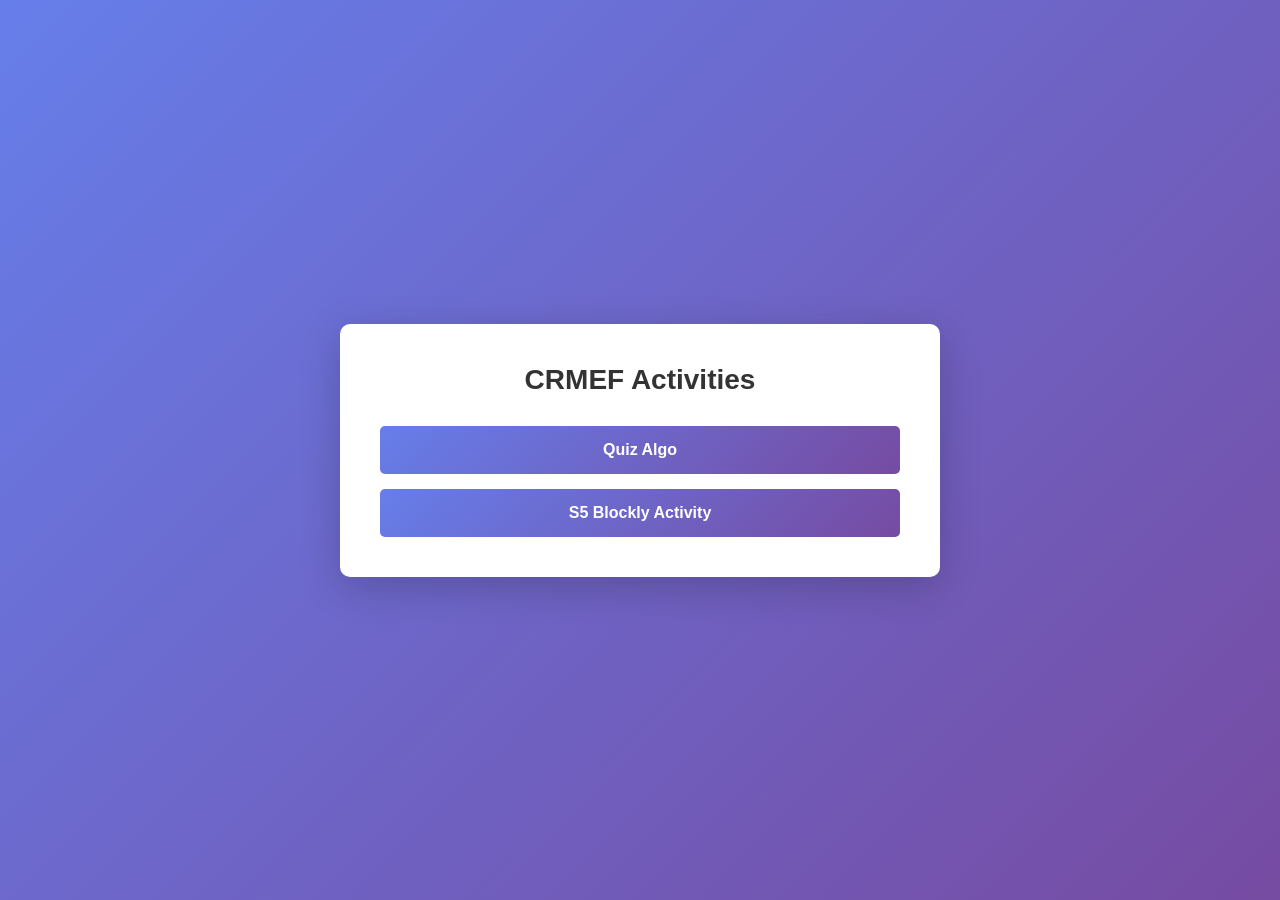
<file: index.html>
<!DOCTYPE html>
<html lang="en">
<head>
    <meta charset="UTF-8">
    <meta name="viewport" content="width=device-width, initial-scale=1.0">
    <title>CRMEF - Activities</title>
    <style>
        * {
            margin: 0;
            padding: 0;
            box-sizing: border-box;
        }
        
        body {
            font-family: 'Segoe UI', Tahoma, Geneva, Verdana, sans-serif;
            background: linear-gradient(135deg, #667eea 0%, #764ba2 100%);
            min-height: 100vh;
            display: flex;
            align-items: center;
            justify-content: center;
            padding: 20px;
        }
        
        nav {
            background: white;
            border-radius: 10px;
            box-shadow: 0 10px 40px rgba(0, 0, 0, 0.2);
            padding: 40px;
            max-width: 600px;
            width: 100%;
        }
        
        h1 {
            text-align: center;
            color: #333;
            margin-bottom: 30px;
            font-size: 28px;
        }
        
        .nav-links {
            display: flex;
            flex-direction: column;
            gap: 15px;
        }
        
        a {
            display: block;
            padding: 15px 20px;
            background: linear-gradient(135deg, #667eea 0%, #764ba2 100%);
            color: white;
            text-decoration: none;
            border-radius: 5px;
            font-size: 16px;
            font-weight: 600;
            text-align: center;
            transition: transform 0.3s ease, box-shadow 0.3s ease;
        }
        
        a:hover {
            transform: translateY(-2px);
            box-shadow: 0 5px 20px rgba(0, 0, 0, 0.2);
        }
    </style>
</head>
<body>
    <nav>
        <h1>CRMEF Activities</h1>
        <div class="nav-links">
            <a href="quiz-algo/index.html">Quiz Algo</a>
            <a href="S5-blockly-activity/index.html">S5 Blockly Activity</a>
        </div>
    </nav>
</body>
</html>
</file>
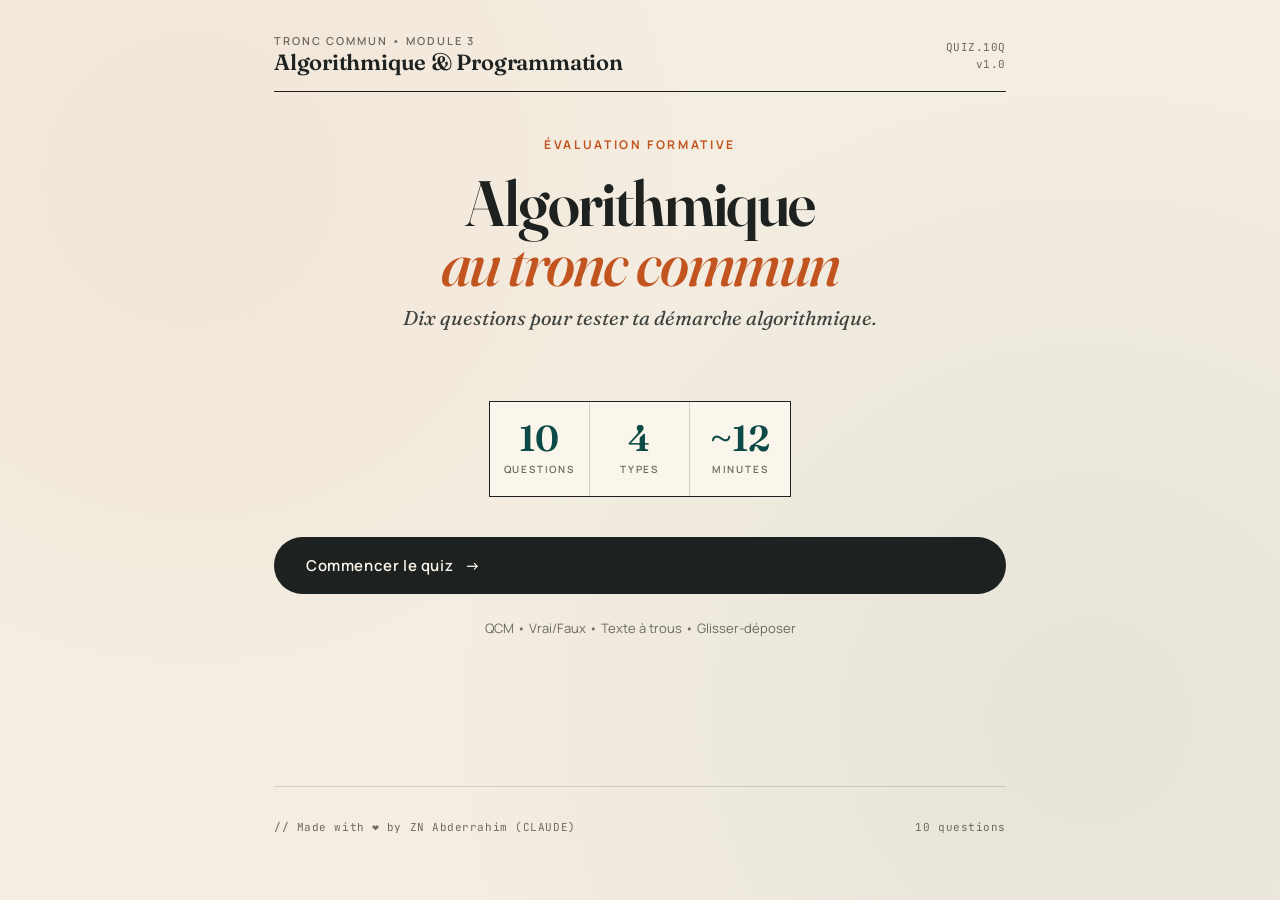
<file: quiz-algo/index.html>
<!DOCTYPE html>
<html lang="fr">
<head>
<meta charset="UTF-8">
<meta name="viewport" content="width=device-width, initial-scale=1.0">
<title>Quiz — Algorithmique • Tronc Commun</title>
<link rel="preconnect" href="https://fonts.googleapis.com">
<link rel="preconnect" href="https://fonts.gstatic.com" crossorigin>
<link href="https://fonts.googleapis.com/css2?family=Fraunces:ital,opsz,wght@0,9..144,400;0,9..144,600;0,9..144,800;1,9..144,500&family=JetBrains+Mono:wght@400;500;700&family=Manrope:wght@400;500;600;700&display=swap" rel="stylesheet">
<style>
:root{
  --bg:#f4ede1;
  --bg-2:#ebe2d2;
  --ink:#1d211f;
  --ink-soft:#3d423f;
  --muted:#6b6960;
  --accent:#0c4a47;
  --accent-2:#0f5d59;
  --warm:#c2541f;
  --warm-soft:#e89570;
  --gold:#d4a857;
  --line:#1d211f;
  --paper:#fbf6ec;
  --green:#2e6b3d;
  --green-bg:#dbe9d8;
  --red:#9a2a2a;
  --red-bg:#f1d8d4;
}
*{box-sizing:border-box;margin:0;padding:0}
html,body{background:var(--bg);color:var(--ink);font-family:'Manrope',sans-serif;font-size:16px;line-height:1.55;min-height:100vh;-webkit-font-smoothing:antialiased}
body{
  background-image:
    radial-gradient(circle at 15% 20%, rgba(194,84,31,0.05), transparent 40%),
    radial-gradient(circle at 85% 80%, rgba(12,74,71,0.06), transparent 50%);
  background-attachment:fixed;
}
button{font-family:inherit;cursor:pointer;border:none;background:none;color:inherit}
.app{max-width:780px;margin:0 auto;padding:32px 24px 64px;min-height:100vh;display:flex;flex-direction:column}

/* ====== HEADER ====== */
.brand{display:flex;align-items:flex-end;justify-content:space-between;margin-bottom:24px;padding-bottom:18px;border-bottom:1.5px solid var(--ink)}
.brand-left{display:flex;flex-direction:column;gap:2px}
.brand-tag{font-size:11px;letter-spacing:0.18em;text-transform:uppercase;color:var(--muted);font-weight:600}
.brand-title{font-family:'Fraunces',serif;font-weight:600;font-size:22px;letter-spacing:-0.01em;line-height:1}
.brand-right{font-family:'JetBrains Mono',monospace;font-size:11px;color:var(--muted);text-align:right;letter-spacing:0.05em}

/* ====== PROGRESS ====== */
.progress-wrap{display:flex;align-items:center;gap:14px;margin-bottom:32px}
.progress-track{flex:1;height:6px;background:var(--bg-2);border-radius:99px;position:relative;overflow:hidden;border:1px solid rgba(29,33,31,0.12)}
.progress-fill{height:100%;background:var(--accent);border-radius:99px;transition:width 0.5s cubic-bezier(0.4,0,0.2,1);width:0}
.progress-text{font-family:'JetBrains Mono',monospace;font-size:12px;color:var(--muted);font-weight:500;min-width:48px;text-align:right}
.difficulty-badge{font-size:10px;letter-spacing:0.16em;text-transform:uppercase;font-weight:700;padding:5px 10px;border-radius:99px;background:var(--bg-2);color:var(--ink);border:1px solid rgba(29,33,31,0.15)}
.difficulty-badge.easy{background:#e6efd9;color:#3a5a1a;border-color:#3a5a1a40}
.difficulty-badge.medium{background:#f4e4cc;color:#7a4d10;border-color:#7a4d1040}
.difficulty-badge.hard{background:#f1d8d4;color:#7a2020;border-color:#7a202040}

/* ====== START SCREEN ====== */
.screen{flex:1;display:flex;flex-direction:column;animation:fadeIn 0.5s ease}
@keyframes fadeIn{from{opacity:0;transform:translateY(8px)}to{opacity:1;transform:translateY(0)}}
.start-screen{justify-content:center;text-align:center;padding:20px 0}
.hero-eyebrow{font-size:12px;letter-spacing:0.22em;text-transform:uppercase;color:var(--warm);font-weight:700;margin-bottom:18px}
.hero-title{font-family:'Fraunces',serif;font-size:clamp(40px,7vw,64px);font-weight:600;line-height:0.95;letter-spacing:-0.025em;margin-bottom:8px;font-variation-settings:'opsz' 144}
.hero-title em{font-style:italic;color:var(--warm);font-weight:500}
.hero-sub{font-family:'Fraunces',serif;font-style:italic;font-size:20px;color:var(--ink-soft);margin-bottom:36px;font-weight:400}
.meta-grid{display:grid;grid-template-columns:repeat(3,1fr);gap:0;margin:32px auto 40px;max-width:560px;border:1.5px solid var(--ink);background:var(--paper)}
.meta-cell{padding:18px 14px;text-align:center;border-right:1px solid rgba(29,33,31,0.18)}
.meta-cell:last-child{border-right:none}
.meta-num{font-family:'Fraunces',serif;font-size:36px;font-weight:600;line-height:1;color:var(--accent)}
.meta-lbl{font-size:10px;letter-spacing:0.18em;text-transform:uppercase;color:var(--muted);font-weight:600;margin-top:6px}
.start-btn{display:inline-flex;align-items:center;gap:12px;background:var(--ink);color:var(--paper);padding:18px 32px;font-size:15px;font-weight:600;letter-spacing:0.04em;border-radius:99px;transition:transform 0.2s,background 0.2s;font-family:inherit}
.start-btn:hover{background:var(--accent);transform:translateY(-2px)}
.start-btn .arrow{display:inline-block;transition:transform 0.3s}
.start-btn:hover .arrow{transform:translateX(4px)}
.start-foot{margin-top:24px;font-size:13px;color:var(--muted)}

/* ====== QUESTION CARD ====== */
.q-card{background:var(--paper);border:1.5px solid var(--ink);padding:32px 28px;margin-bottom:18px;position:relative;border-radius:4px;box-shadow:6px 6px 0 var(--ink)}
.q-num{font-family:'JetBrains Mono',monospace;font-size:11px;letter-spacing:0.2em;color:var(--muted);font-weight:600;margin-bottom:8px}
.q-text{font-family:'Fraunces',serif;font-size:22px;line-height:1.35;font-weight:500;color:var(--ink);margin-bottom:22px;letter-spacing:-0.01em}

.code-block{background:#1d211f;color:#e8e0cf;font-family:'JetBrains Mono',monospace;font-size:13.5px;padding:16px 18px;border-radius:6px;line-height:1.75;margin:14px 0 22px;overflow-x:auto;white-space:pre;box-shadow:inset 0 0 0 1px rgba(255,255,255,0.05)}
.code-block .kw{color:#e89570;font-weight:500}
.code-block .str{color:#a8c987}
.code-block .num{color:#d4a857}
.code-block .cm{color:#7a8580;font-style:italic}

/* TF buttons */
.tf-row{display:grid;grid-template-columns:1fr 1fr;gap:14px}
.tf-btn{padding:24px;background:var(--bg-2);border:1.5px solid var(--ink);border-radius:6px;font-family:'Fraunces',serif;font-size:24px;font-weight:600;transition:all 0.2s;letter-spacing:-0.01em}
.tf-btn:hover:not(.locked){background:var(--ink);color:var(--paper);transform:translateY(-2px)}
.tf-btn.selected{background:var(--ink);color:var(--paper)}
.tf-btn.correct{background:var(--green-bg);color:var(--green);border-color:var(--green)}
.tf-btn.wrong{background:var(--red-bg);color:var(--red);border-color:var(--red)}
.tf-btn .ico{display:block;font-size:13px;letter-spacing:0.2em;text-transform:uppercase;font-family:'Manrope';font-weight:700;margin-top:6px;opacity:0.6}

/* MCQ options */
.mcq-list{display:flex;flex-direction:column;gap:10px}
.mcq-opt{display:flex;align-items:flex-start;gap:14px;padding:14px 18px;background:var(--bg-2);border:1.5px solid rgba(29,33,31,0.2);border-radius:6px;text-align:left;font-size:15px;transition:all 0.18s;line-height:1.4}
.mcq-opt:hover:not(.locked){border-color:var(--ink);background:var(--paper);transform:translateX(2px)}
.mcq-opt.selected{background:var(--ink);color:var(--paper);border-color:var(--ink)}
.mcq-opt.correct{background:var(--green-bg);color:var(--green);border-color:var(--green)}
.mcq-opt.wrong{background:var(--red-bg);color:var(--red);border-color:var(--red)}
.mcq-letter{font-family:'JetBrains Mono',monospace;font-size:13px;font-weight:700;background:var(--paper);color:var(--ink);width:26px;height:26px;border-radius:50%;display:flex;align-items:center;justify-content:center;flex-shrink:0;border:1px solid var(--ink)}
.mcq-opt.selected .mcq-letter{background:var(--paper);color:var(--ink)}
.mcq-opt.correct .mcq-letter{background:var(--green);color:var(--paper);border-color:var(--green)}
.mcq-opt.wrong .mcq-letter{background:var(--red);color:var(--paper);border-color:var(--red)}
.mcq-content{flex:1;font-family:'JetBrains Mono',monospace;font-size:13.5px;white-space:pre-wrap;line-height:1.6}
.mcq-content.prose{font-family:'Manrope';font-size:15px}

/* Fill in blanks */
.fillblank-text{font-family:'JetBrains Mono',monospace;font-size:14.5px;line-height:2.2;background:#1d211f;color:#e8e0cf;padding:18px 20px;border-radius:6px;margin-bottom:20px;white-space:pre-wrap}
.fillblank-text .kw{color:#e89570}
.fillblank-text .str{color:#a8c987}
.blank{display:inline-block;min-width:90px;height:32px;border:2px dashed #d4a857;border-radius:4px;padding:2px 10px;text-align:center;vertical-align:middle;background:rgba(212,168,87,0.1);font-size:14px;line-height:28px;transition:all 0.2s}
.blank.filled{background:#d4a857;color:#1d211f;border-style:solid;font-weight:600}
.blank.correct{background:#a8c987;color:#1d211f;border-color:#a8c987;border-style:solid;font-weight:600}
.blank.wrong{background:#e89570;color:#1d211f;border-color:#e89570;border-style:solid;font-weight:600}
.tokens-zone{display:flex;flex-wrap:wrap;gap:8px;padding:14px;background:var(--bg-2);border:1.5px dashed var(--ink);border-radius:6px;min-height:60px;align-items:center;justify-content:center}
.token{padding:8px 14px;background:var(--paper);border:1.5px solid var(--ink);border-radius:99px;font-family:'JetBrains Mono',monospace;font-size:13.5px;font-weight:500;cursor:grab;user-select:none;transition:all 0.15s}
.token:hover:not(.used){background:var(--ink);color:var(--paper);transform:translateY(-2px)}
.token.used{opacity:0.3;cursor:not-allowed;pointer-events:none}
.token.dragging{opacity:0.5;cursor:grabbing}
.fillblank-hint{font-size:12px;color:var(--muted);margin-top:10px;font-style:italic;text-align:center}

/* Drag categorize */
.cat-tokens{display:flex;flex-wrap:wrap;gap:10px;padding:16px;background:var(--bg-2);border:1.5px dashed var(--ink);border-radius:6px;margin-bottom:18px;min-height:64px;justify-content:center;align-items:center}
.cat-token{padding:10px 18px;background:var(--paper);border:1.5px solid var(--ink);border-radius:6px;font-family:'JetBrains Mono',monospace;font-size:15px;font-weight:600;cursor:grab;user-select:none;transition:all 0.15s}
.cat-token:hover{background:var(--ink);color:var(--paper);transform:translateY(-2px)}
.cat-token.dragging{opacity:0.4}
.cat-grid{display:grid;grid-template-columns:repeat(3,1fr);gap:10px}
.cat-box{background:var(--bg-2);border:1.5px solid var(--ink);border-radius:6px;padding:14px;min-height:140px;display:flex;flex-direction:column;transition:background 0.2s}
.cat-box.drag-over{background:var(--gold);border-style:dashed}
.cat-box-title{font-family:'Fraunces',serif;font-size:14px;font-weight:600;color:var(--ink);text-align:center;padding-bottom:8px;border-bottom:1px solid rgba(29,33,31,0.2);margin-bottom:10px;letter-spacing:-0.01em}
.cat-drops{display:flex;flex-direction:column;gap:6px;flex:1}
.cat-drop-item{padding:6px 10px;background:var(--paper);border:1px solid var(--ink);border-radius:4px;font-family:'JetBrains Mono',monospace;font-size:13.5px;text-align:center;cursor:pointer;font-weight:600}
.cat-drop-item.correct{background:var(--green-bg);border-color:var(--green);color:var(--green)}
.cat-drop-item.wrong{background:var(--red-bg);border-color:var(--red);color:var(--red)}

/* Order drag */
.order-list{list-style:none;display:flex;flex-direction:column;gap:8px;margin-bottom:8px}
.order-item{display:flex;align-items:center;gap:12px;padding:12px 14px;background:var(--paper);border:1.5px solid var(--ink);border-radius:6px;cursor:grab;user-select:none;transition:transform 0.18s,box-shadow 0.18s}
.order-item:hover{box-shadow:3px 3px 0 var(--ink);transform:translate(-1px,-1px)}
.order-item.dragging{opacity:0.4}
.order-num{font-family:'JetBrains Mono',monospace;font-size:12px;color:var(--muted);font-weight:600;min-width:24px}
.order-content{flex:1;font-family:'JetBrains Mono',monospace;font-size:14px;font-weight:500}
.order-handle{color:var(--muted);font-size:18px;line-height:1}
.order-item.correct{background:var(--green-bg);border-color:var(--green)}
.order-item.wrong{background:var(--red-bg);border-color:var(--red)}

/* ACTION BUTTONS */
.action-row{display:flex;justify-content:flex-end;gap:10px;margin-top:18px}
.btn{padding:13px 26px;font-size:14px;font-weight:600;letter-spacing:0.03em;border-radius:99px;transition:all 0.18s;font-family:inherit;border:1.5px solid var(--ink)}
.btn-primary{background:var(--ink);color:var(--paper)}
.btn-primary:hover:not(:disabled){background:var(--accent);border-color:var(--accent);transform:translateY(-2px)}
.btn-primary:disabled{opacity:0.4;cursor:not-allowed}
.btn-ghost{background:transparent;color:var(--ink)}
.btn-ghost:hover{background:var(--ink);color:var(--paper)}

/* FEEDBACK */
.feedback{margin-top:20px;padding:18px 22px;border-radius:6px;border-left:5px solid;animation:slideIn 0.4s ease}
@keyframes slideIn{from{opacity:0;transform:translateX(-8px)}to{opacity:1;transform:translateX(0)}}
.feedback.good{background:var(--green-bg);border-color:var(--green);color:#1c3d22}
.feedback.bad{background:var(--red-bg);border-color:var(--red);color:#5a1818}
.feedback-tag{font-size:10px;letter-spacing:0.2em;text-transform:uppercase;font-weight:800;margin-bottom:8px;display:flex;align-items:center;gap:6px}
.feedback-text{font-size:14.5px;line-height:1.6}
.feedback-text strong{font-weight:700}
.feedback-text code{font-family:'JetBrains Mono',monospace;background:rgba(0,0,0,0.08);padding:1px 6px;border-radius:3px;font-size:13px}

/* RESULT SCREEN */
.result-screen{padding:20px 0;text-align:center;animation:fadeIn 0.6s ease}
.result-eyebrow{font-size:12px;letter-spacing:0.22em;text-transform:uppercase;color:var(--warm);font-weight:700;margin-bottom:14px}
.result-score{font-family:'Fraunces',serif;font-size:clamp(80px,18vw,140px);font-weight:600;line-height:0.9;letter-spacing:-0.04em;color:var(--accent);font-variation-settings:'opsz' 144}
.result-score-total{font-size:0.5em;color:var(--muted);font-weight:400}
.result-msg{font-family:'Fraunces',serif;font-style:italic;font-size:24px;color:var(--ink-soft);margin-top:8px;margin-bottom:32px}
.result-breakdown{background:var(--paper);border:1.5px solid var(--ink);max-width:520px;margin:0 auto;text-align:left;border-radius:4px;overflow:hidden}
.result-section{display:flex;justify-content:space-between;align-items:center;padding:14px 20px;border-bottom:1px solid rgba(29,33,31,0.15)}
.result-section:last-child{border-bottom:none}
.result-section-label{display:flex;flex-direction:column;gap:2px}
.result-section-name{font-family:'Fraunces',serif;font-size:16px;font-weight:600}
.result-section-meta{font-size:11px;letter-spacing:0.1em;text-transform:uppercase;color:var(--muted);font-weight:600}
.result-section-score{font-family:'JetBrains Mono',monospace;font-size:18px;font-weight:700;color:var(--accent)}
.result-actions{margin-top:32px;display:flex;gap:10px;justify-content:center;flex-wrap:wrap}

/* FOOTER */
.app-foot{margin-top:auto;padding-top:32px;display:flex;justify-content:space-between;align-items:center;border-top:1px solid rgba(29,33,31,0.15);font-size:11px;color:var(--muted);letter-spacing:0.05em;font-family:'JetBrains Mono',monospace}

@media (max-width:600px){
  .app{padding:20px 16px 40px}
  .q-card{padding:22px 18px;box-shadow:4px 4px 0 var(--ink)}
  .q-text{font-size:18px}
  .meta-grid{grid-template-columns:1fr;max-width:280px}
  .meta-cell{border-right:none;border-bottom:1px solid rgba(29,33,31,0.18)}
  .meta-cell:last-child{border-bottom:none}
  .cat-grid{grid-template-columns:1fr}
  .tf-btn{font-size:20px;padding:18px}
  .code-block{font-size:12px}
  .mcq-content{font-size:12.5px}
}
</style>
</head>
<body>

<div class="app">

  <header class="brand">
    <div class="brand-left">
      <span class="brand-tag">Tronc Commun • Module 3</span>
      <span class="brand-title">Algorithmique & Programmation</span>
    </div>
    <div class="brand-right">QUIZ.10Q<br>v1.0</div>
  </header>

  <div id="root"></div>

  <footer class="app-foot">
    <span>// Made with ❤️ by ZN Abderrahim (CLAUDE)</span>
    <span id="footStat">10 questions</span>
  </footer>
</div>

<script>
// ============ DATA ============
const QUIZ = [
  // Q1 — FACILE — V/F
  {
    id:1, type:'tf', diff:'easy',
    text:"Une variable peut changer de valeur plusieurs fois pendant l'exécution d'un algorithme.",
    correct:true,
    feedback:{
      ok:"Bravo. Contrairement à une <strong>constante</strong>, une variable est une « case mémoire » dont le contenu peut être modifié autant de fois que nécessaire grâce à l'instruction d'<strong>affectation (←)</strong>.",
      ko:"Faux. Une variable peut être modifiée plusieurs fois grâce à l'instruction d'affectation (←). C'est justement ce qui la distingue d'une <strong>constante</strong>, dont la valeur est fixée une fois pour toutes."
    }
  },
  // Q2 — FACILE — QCM
  {
    id:2, type:'mcq', diff:'easy',
    text:"À quoi sert l'instruction <code>Lire(age)</code> dans un algorithme ?",
    options:[
      {label:"Afficher la valeur de age à l'écran", correct:false, fb:"Non — c'est l'instruction <code>Ecrire</code> qui affiche à l'écran. <code>Lire</code> fait l'inverse : elle reçoit une donnée."},
      {label:"Demander une saisie au clavier et la stocker dans age", correct:true, fb:"Exact. <code>Lire</code> est l'instruction d'<strong>entrée</strong> : elle attend que l'utilisateur saisisse une valeur, puis place cette valeur dans la variable indiquée."},
      {label:"Déclarer la variable age", correct:false, fb:"Non — la déclaration se fait dans la section <code>Variables</code> au début de l'algorithme, avec le type associé."},
      {label:"Donner la valeur 0 à la variable age", correct:false, fb:"Non — pour attribuer une valeur fixe, on utilise l'<strong>affectation</strong> : <code>age ← 0</code>."}
    ],
    contentClass:'prose'
  },
  // Q3 — FACILE — Fill in blanks
  {
    id:3, type:'fill', diff:'easy',
    text:"Un élève veut stocker une note de DS qui peut contenir des décimales (ex. 14,5). Complète la déclaration.",
    template:"<span class='kw'>Algorithme</span> Note\n[BLANK1]\n   note : [BLANK2]\n<span class='kw'>Début</span>\n   <span class='kw'>Lire</span>(note)\n<span class='kw'>Fin</span>",
    blanks:[
      {id:'BLANK1', correct:'Variables'},
      {id:'BLANK2', correct:'réel'}
    ],
    tokens:['Variables','Constantes','Procédure','réel','entier','chaîne','booléen'],
    feedback:{
      ok:"Excellent. Comme la note peut contenir des décimales, on utilise le type <code>réel</code>. La déclaration se fait sous le mot-clé <code>Variables</code>. Si la note était toujours un entier, on aurait choisi <code>entier</code>.",
      ko:"Pas tout à fait. La bonne déclaration est <code>Variables</code> + <code>réel</code>. Comme une note peut contenir une virgule (14,5), le type <code>entier</code> ne convient pas — on doit choisir <code>réel</code>. <code>Variables</code> est le mot-clé qui introduit la zone de déclaration."
    }
  },
  // Q4 — MOYEN — QCM trace
  {
    id:4, type:'mcq', diff:'medium',
    text:"Trace cet algorithme. Quelles sont les valeurs <strong>finales</strong> de A et B ?",
    code:"<span class='kw'>Variables</span>\n   A, B : <span class='kw'>entier</span>\n<span class='kw'>Début</span>\n   A ← <span class='num'>5</span>\n   B ← <span class='num'>3</span>\n   A ← B\n   B ← A\n<span class='kw'>Fin</span>",
    options:[
      {label:"A = 5 et B = 3", correct:false, fb:"Non — ce serait le cas si aucune affectation n'avait eu lieu. Trace ligne par ligne en t'arrêtant sur chaque ←."},
      {label:"A = 3 et B = 5  (les valeurs ont été échangées)", correct:false, fb:"Erreur classique. Pour <strong>échanger</strong> deux variables, il faut une variable <strong>temporaire</strong>. Ici, après <code>A ← B</code>, A vaut 3, donc <code>B ← A</code> met B à 3 (et non 5)."},
      {label:"A = 3 et B = 3", correct:true, fb:"Excellent. Trace : A=5, B=3, puis <code>A ← B</code> donne A=3, puis <code>B ← A</code> donne B=3 (puisque A vaut maintenant 3). Sans variable temporaire, on perd la valeur initiale de A."},
      {label:"A = 5 et B = 5", correct:false, fb:"Non — la 3<sup>e</sup> ligne <code>A ← B</code> écrase la valeur 5 de A. Après cette ligne, A vaut 3."}
    ],
    contentClass:'prose'
  },
  // Q5 — MOYEN — Drag to category
  {
    id:5, type:'cat', diff:'medium',
    text:"Glisse chaque opérateur dans la <strong>bonne catégorie</strong>.",
    items:[
      {id:'op1', label:'+', cat:'arith'},
      {id:'op2', label:'MOD', cat:'arith'},
      {id:'op3', label:'<', cat:'rel'},
      {id:'op4', label:'≥', cat:'rel'},
      {id:'op5', label:'ET', cat:'log'},
      {id:'op6', label:'NON', cat:'log'}
    ],
    cats:[
      {id:'arith', name:'Arithmétiques'},
      {id:'rel', name:'Relationnels'},
      {id:'log', name:'Logiques'}
    ],
    feedback:{
      ok:"Parfait. Les <strong>arithmétiques</strong> (+, −, *, /, DIV, MOD) produisent un nombre. Les <strong>relationnels</strong> (&lt;, &gt;, =, ≠, ≤, ≥) comparent deux valeurs et donnent un booléen (vrai/faux). Les <strong>logiques</strong> (ET, OU, NON) combinent des booléens.",
      ko:"Pas tout à fait. Le bon classement : <strong>+, MOD</strong> sont arithmétiques (produisent un nombre) ; <strong>&lt;, ≥</strong> sont relationnels (comparent et renvoient un booléen) ; <strong>ET, NON</strong> sont logiques (combinent des booléens). Le programme officiel demande de bien distinguer ces trois familles."
    }
  },
  // Q6 — MOYEN — Fill in blanks
  {
    id:6, type:'fill', diff:'medium',
    text:"Complète l'algorithme : il affiche « Admis » si la moyenne est ≥ 10, sinon « Refusé ».",
    template:"<span class='kw'>Si</span> moyenne [BLANK1] <span class='num'>10</span> <span class='kw'>Alors</span>\n   <span class='kw'>Ecrire</span>([BLANK2])\n<span class='kw'>Sinon</span>\n   <span class='kw'>Ecrire</span>(<span class='str'>\"Refusé\"</span>)\n[BLANK3]",
    blanks:[
      {id:'BLANK1', correct:'≥'},
      {id:'BLANK2', correct:'\"Admis\"'},
      {id:'BLANK3', correct:'FinSi'}
    ],
    tokens:['=', '≥', '<', '\"Admis\"', '\"Refusé\"', 'Admis', 'FinSi', 'Fin', 'FinPour'],
    feedback:{
      ok:"Parfait. La condition <code>moyenne ≥ 10</code> teste si l'élève a la moyenne (≥ inclut 10). Le mot-clé <code>FinSi</code> est <strong>obligatoire</strong> pour fermer toute structure sélective. Et comme « Admis » est du texte, il s'écrit entre <strong>guillemets</strong>.",
      ko:"Réponses attendues : <code>≥</code> &nbsp;|&nbsp; <code>\"Admis\"</code> &nbsp;|&nbsp; <code>FinSi</code>. Trois pièges classiques à retenir : utilise <code>≥</code> (et non <code>=</code> ou <code>&lt;</code>) car la moyenne est obtenue dès 10. Mets le texte entre guillemets : <code>\"Admis\"</code>. Et ferme toujours avec <code>FinSi</code> — pas <code>Fin</code> qui clôt l'algorithme entier."
    }
  },
  // Q7 — MOYEN — V/F
  {
    id:7, type:'tf', diff:'medium',
    text:"L'expression <code>(A &gt; 0) ET (A &lt; 10)</code> est <strong>vraie</strong> pour A = 10.",
    correct:false,
    feedback:{
      ok:"Exact. Pour A = 10 : <code>(10 &gt; 0)</code> est vrai, mais <code>(10 &lt; 10)</code> est <strong>faux</strong> (l'inégalité est stricte). Avec l'opérateur <code>ET</code>, les <strong>deux</strong> conditions doivent être vraies — donc le résultat global est <strong>faux</strong>. Piège classique sur les bornes : <code>&lt;</code> exclut la valeur, <code>≤</code> l'inclut.",
      ko:"Attention. Pour A = 10 : <code>(10 &gt; 0)</code> est vrai, mais <code>(10 &lt; 10)</code> est <strong>faux</strong> car l'inégalité est <strong>stricte</strong>. Avec <code>ET</code>, les deux conditions doivent être vraies. Le résultat est donc <strong>faux</strong>. Pour inclure 10, il faudrait écrire <code>(A ≤ 10)</code>."
    }
  },
  // Q8 — DIFFICILE — QCM trace
  {
    id:8, type:'mcq', diff:'hard',
    text:"Trace cet algorithme. Que va-t-il afficher ?",
    code:"<span class='kw'>Variables</span>\n   x, y, z : <span class='kw'>entier</span>\n<span class='kw'>Début</span>\n   x ← <span class='num'>4</span>\n   y ← <span class='num'>7</span>\n   z ← x + y\n   x ← z − x\n   y ← z − x\n   <span class='kw'>Ecrire</span>(x, <span class='str'>\" \"</span>, y)\n<span class='kw'>Fin</span>",
    options:[
      {label:"4 7", correct:false, fb:"Non — l'algorithme effectue plusieurs affectations qui modifient x et y. Refais le trace en t'arrêtant après chaque ligne."},
      {label:"7 4", correct:true, fb:"Excellent. Trace : x=4, y=7, z=11, puis x = 11−4 = 7, puis y = 11−7 = 4. C'est un <strong>échange de valeurs sans variable temporaire</strong> (technique d'algorithmique classique)."},
      {label:"11 4", correct:false, fb:"Tu as oublié l'affectation <code>x ← z − x</code> (ligne 6). Après cette ligne, x ne vaut plus 4 mais 7."},
      {label:"7 11", correct:false, fb:"Inversé. Vérifie l'ordre des affectations : x est mis à jour <strong>avant</strong> y, donc quand on calcule y = z − x, on utilise déjà la <strong>nouvelle</strong> valeur de x (7), pas l'ancienne."}
    ],
    contentClass:'prose'
  },
  // Q9 — DIFFICILE — Order
  {
    id:9, type:'order', diff:'hard',
    text:"Remets dans le bon ordre les étapes de l'algorithme qui calcule et affiche le <strong>maximum</strong> entre deux nombres a et b.",
    items:[
      {id:'s1', label:'Lire(a, b)', pos:1},
      {id:'s2', label:'Si a > b Alors', pos:2},
      {id:'s3', label:'   max ← a', pos:3},
      {id:'s4', label:'Sinon', pos:4},
      {id:'s5', label:'   max ← b', pos:5},
      {id:'s6', label:'FinSi', pos:6},
      {id:'s7', label:'Ecrire("Max =", max)', pos:7}
    ],
    feedback:{
      ok:"Bravo. Tout algorithme de ce type suit le même schéma : <strong>(1)</strong> saisir les données, <strong>(2)</strong> tester la condition avec <code>Si...Alors</code>, <strong>(3)</strong> traiter chaque cas (Alors / Sinon), <strong>(4)</strong> fermer avec <code>FinSi</code>, <strong>(5)</strong> afficher le résultat. Note : on affecte <code>max</code> à l'intérieur de <strong>chaque</strong> branche pour garantir qu'elle a toujours une valeur.",
      ko:"Pas l'ordre attendu. La logique correcte : <strong>1.</strong> <code>Lire(a,b)</code> → <strong>2.</strong> <code>Si a&gt;b Alors</code> → <strong>3.</strong> <code>max ← a</code> → <strong>4.</strong> <code>Sinon</code> → <strong>5.</strong> <code>max ← b</code> → <strong>6.</strong> <code>FinSi</code> → <strong>7.</strong> <code>Ecrire(max)</code>. On ne peut pas afficher avant d'avoir testé, ni tester avant d'avoir lu les données."
    }
  },
  // Q10 — DIFFICILE — QCM
  {
    id:10, type:'mcq', diff:'hard',
    text:"Un algorithme doit afficher la mention selon la moyenne :<br>• &lt; 10 → « Refusé »  • [10 ; 12[ → « Passable »<br>• [12 ; 14[ → « Assez bien »  • ≥ 14 → « Bien »<br><br>Quelle structure est <strong>correcte</strong> ?",
    options:[
      {label:"Si moyenne ≥ 10 Alors Ecrire(\"Passable\") FinSi\nSi moyenne ≥ 12 Alors Ecrire(\"Assez bien\") FinSi\nSi moyenne ≥ 14 Alors Ecrire(\"Bien\") FinSi",
       correct:false, fb:"Bug. Pour moyenne = 15, l'algorithme affiche <strong>trois</strong> mentions : « Passable » + « Assez bien » + « Bien ». Et « Refusé » n'apparaît jamais. Il faut une <strong>sélective imbriquée à choix multiple</strong> (Sinon Si...)."},
      {label:"Si moyenne < 10 Alors Ecrire(\"Refusé\")\nSinon Si moyenne < 12 Alors Ecrire(\"Passable\")\nSinon Si moyenne < 14 Alors Ecrire(\"Assez bien\")\nSinon Ecrire(\"Bien\")\nFinSi",
       correct:true, fb:"Parfait. C'est une <strong>sélective imbriquée à choix multiple</strong> (au programme du tronc commun). Dès qu'une condition est vraie, les autres branches sont ignorées. Pour moyenne = 15 : &lt;10 ? non, &lt;12 ? non, &lt;14 ? non → on tombe dans le <code>Sinon</code> final → « Bien ». Une seule mention, c'est le but."},
      {label:"Si moyenne < 10 Alors Ecrire(\"Refusé\") FinSi\nSi moyenne < 12 Alors Ecrire(\"Passable\") FinSi\nSi moyenne < 14 Alors Ecrire(\"Assez bien\") FinSi\nSi moyenne ≥ 14 Alors Ecrire(\"Bien\") FinSi",
       correct:false, fb:"Même type de bug que la proposition A. Pour moyenne = 8, l'algorithme affichera « Refusé » + « Passable » + « Assez bien ». Quatre <code>Si</code> indépendants ne s'excluent pas — il faut chaîner avec <code>Sinon Si</code>."},
      {label:"Si moyenne ≥ 10 Alors Ecrire(\"Passable\")\nSinon Ecrire(\"Refusé\")\nFinSi",
       correct:false, fb:"Trop simple. Cette structure ne gère que <strong>deux</strong> mentions, alors que le problème en demande <strong>quatre</strong>. « Assez bien » et « Bien » ne sont jamais affichés."}
    ]
  }
];

// ============ STATE ============
let state = {
  screen:'start',
  qIndex:0,
  answers:{},  // {qid: {correct: bool, response: any}}
};

const root = document.getElementById('root');
const footStat = document.getElementById('footStat');

// ============ RENDER ============
function render(){
  if(state.screen==='start') return renderStart();
  if(state.screen==='quiz') return renderQuestion();
  if(state.screen==='result') return renderResult();
}

function renderStart(){
  root.innerHTML = `
    <section class="screen start-screen">
      <div class="hero-eyebrow">Évaluation formative</div>
      <h1 class="hero-title">Algorithmique<br><em>au tronc commun</em></h1>
      <p class="hero-sub">Dix questions pour tester ta démarche algorithmique.</p>
      <div class="meta-grid">
        <div class="meta-cell"><div class="meta-num">10</div><div class="meta-lbl">Questions</div></div>
        <div class="meta-cell"><div class="meta-num">4</div><div class="meta-lbl">Types</div></div>
        <div class="meta-cell"><div class="meta-num">~12</div><div class="meta-lbl">Minutes</div></div>
      </div>
      <button class="start-btn" id="startBtn">
        Commencer le quiz <span class="arrow">→</span>
      </button>
      <div class="start-foot">QCM • Vrai/Faux • Texte à trous • Glisser-déposer</div>
    </section>
  `;
  document.getElementById('startBtn').onclick = ()=>{
    state.screen='quiz'; state.qIndex=0; render();
  };
  footStat.textContent = '10 questions';
}

function renderQuestion(){
  const q = QUIZ[state.qIndex];
  const total = QUIZ.length;
  const progress = ((state.qIndex)/total)*100;
  const diffMap = {easy:'Facile', medium:'Moyen', hard:'Difficile'};

  const progressBar = `
    <div class="progress-wrap">
      <span class="difficulty-badge ${q.diff}">${diffMap[q.diff]}</span>
      <div class="progress-track"><div class="progress-fill" style="width:${progress}%"></div></div>
      <span class="progress-text">${state.qIndex+1} / ${total}</span>
    </div>`;

  let body = '';
  if(q.type==='tf') body = renderTF(q);
  else if(q.type==='mcq') body = renderMCQ(q);
  else if(q.type==='fill') body = renderFill(q);
  else if(q.type==='cat') body = renderCat(q);
  else if(q.type==='order') body = renderOrder(q);

  root.innerHTML = `
    <section class="screen">
      ${progressBar}
      <div class="q-card">
        <div class="q-num">QUESTION ${String(q.id).padStart(2,'0')}</div>
        <div class="q-text">${q.text}</div>
        ${q.code ? `<div class="code-block">${q.code}</div>` : ''}
        ${body}
        <div id="feedback"></div>
        <div class="action-row">
          <button class="btn btn-primary" id="actionBtn" disabled>Valider</button>
        </div>
      </div>
    </section>
  `;

  if(q.type==='tf') wireTF(q);
  if(q.type==='mcq') wireMCQ(q);
  if(q.type==='fill') wireFill(q);
  if(q.type==='cat') wireCat(q);
  if(q.type==='order') wireOrder(q);

  footStat.textContent = `Q ${state.qIndex+1} / ${total}`;
}

// ====== TF ======
function renderTF(q){
  return `
    <div class="tf-row">
      <button class="tf-btn" data-val="true">Vrai<span class="ico">— Oui</span></button>
      <button class="tf-btn" data-val="false">Faux<span class="ico">— Non</span></button>
    </div>
  `;
}
function wireTF(q){
  const btns = root.querySelectorAll('.tf-btn');
  let selected = null;
  btns.forEach(b=>{
    b.onclick = ()=>{
      if(b.classList.contains('locked')) return;
      btns.forEach(x=>x.classList.remove('selected'));
      b.classList.add('selected');
      selected = b.dataset.val==='true';
      enableAction();
    };
  });
  document.getElementById('actionBtn').onclick = ()=>{
    if(selected===null) return;
    const isCorrect = selected===q.correct;
    btns.forEach(x=>x.classList.add('locked'));
    btns.forEach(x=>{
      if(String(q.correct)===x.dataset.val) x.classList.add('correct');
      else if(x.classList.contains('selected')) x.classList.add('wrong');
    });
    showFeedback(q, isCorrect);
    state.answers[q.id]={correct:isCorrect, response:selected};
    transitionToNext();
  };
}

// ====== MCQ ======
function renderMCQ(q){
  return `
    <div class="mcq-list">
      ${q.options.map((opt,i)=>`
        <button class="mcq-opt" data-i="${i}">
          <span class="mcq-letter">${String.fromCharCode(65+i)}</span>
          <span class="mcq-content${q.contentClass==='prose'?' prose':''}">${escapeHtml(opt.label)}</span>
        </button>
      `).join('')}
    </div>
  `;
}
function wireMCQ(q){
  const btns = root.querySelectorAll('.mcq-opt');
  let selectedIdx = null;
  btns.forEach(b=>{
    b.onclick = ()=>{
      if(b.classList.contains('locked')) return;
      btns.forEach(x=>x.classList.remove('selected'));
      b.classList.add('selected');
      selectedIdx = parseInt(b.dataset.i);
      enableAction();
    };
  });
  document.getElementById('actionBtn').onclick = ()=>{
    if(selectedIdx===null) return;
    const isCorrect = q.options[selectedIdx].correct;
    btns.forEach(x=>x.classList.add('locked'));
    btns.forEach((x,i)=>{
      if(q.options[i].correct) x.classList.add('correct');
      else if(i===selectedIdx) x.classList.add('wrong');
    });
    const fb = q.options[selectedIdx].fb;
    showFeedback({feedback:{ok:fb, ko:fb}}, isCorrect);
    state.answers[q.id]={correct:isCorrect, response:selectedIdx};
    transitionToNext();
  };
}

// ====== FILL ======
function renderFill(q){
  let html = q.template;
  q.blanks.forEach(b=>{
    html = html.replace(`[${b.id}]`, `<span class="blank" data-id="${b.id}" data-correct="${escapeAttr(b.correct)}">_____</span>`);
  });
  const tokensHtml = q.tokens.map(t=>`<span class="token" draggable="true" data-val="${escapeAttr(t)}">${escapeHtml(t)}</span>`).join('');
  return `
    <div class="fillblank-text">${html}</div>
    <div class="tokens-zone" id="tokens">${tokensHtml}</div>
    <div class="fillblank-hint">Glisse un mot dans chaque case — ou clique pour sélectionner puis clique sur la case.</div>
  `;
}
function wireFill(q){
  let activeToken = null;
  const tokens = root.querySelectorAll('.token');
  const blanks = root.querySelectorAll('.blank');

  // Drag and drop
  tokens.forEach(t=>{
    t.addEventListener('dragstart', e=>{
      if(t.classList.contains('used')) { e.preventDefault(); return; }
      e.dataTransfer.setData('text/plain', t.dataset.val);
      e.dataTransfer.setData('source', 'token');
      t.classList.add('dragging');
    });
    t.addEventListener('dragend', ()=>t.classList.remove('dragging'));
    t.addEventListener('click', ()=>{
      if(t.classList.contains('used')) return;
      tokens.forEach(x=>x.style.outline='');
      if(activeToken===t){activeToken=null;return;}
      activeToken = t;
      t.style.outline='3px solid var(--gold)';
    });
  });

  blanks.forEach(b=>{
    b.addEventListener('dragover', e=>e.preventDefault());
    b.addEventListener('drop', e=>{
      e.preventDefault();
      const val = e.dataTransfer.getData('text/plain');
      placeInBlank(b, val);
    });
    b.addEventListener('click', ()=>{
      if(activeToken){
        placeInBlank(b, activeToken.dataset.val);
        activeToken = null;
        tokens.forEach(x=>x.style.outline='');
      } else if(b.classList.contains('filled')) {
        // remove from blank (return token)
        const v = b.dataset.value;
        const tok = Array.from(tokens).find(t=>t.dataset.val===v && t.classList.contains('used'));
        if(tok) tok.classList.remove('used');
        b.textContent='_____';
        b.classList.remove('filled');
        delete b.dataset.value;
        checkComplete();
      }
    });
  });

  function placeInBlank(b, val){
    if(b.classList.contains('locked')) return;
    // If blank already filled, return previous token
    if(b.dataset.value){
      const prev = Array.from(tokens).find(t=>t.dataset.val===b.dataset.value && t.classList.contains('used'));
      if(prev) prev.classList.remove('used');
    }
    b.textContent = val;
    b.classList.add('filled');
    b.dataset.value = val;
    // mark token as used
    const tok = Array.from(tokens).find(t=>t.dataset.val===val && !t.classList.contains('used'));
    if(tok) tok.classList.add('used');
    checkComplete();
  }

  function checkComplete(){
    const allFilled = Array.from(blanks).every(b=>b.classList.contains('filled'));
    if(allFilled) enableAction();
  }

  document.getElementById('actionBtn').onclick = ()=>{
    let allRight = true;
    blanks.forEach(b=>{
      b.classList.add('locked');
      const expected = b.dataset.correct;
      const got = b.dataset.value;
      if(expected===got) b.classList.add('correct');
      else { b.classList.add('wrong'); allRight = false; }
    });
    tokens.forEach(t=>t.style.pointerEvents='none');
    showFeedback(q, allRight);
    state.answers[q.id]={correct:allRight, response:Array.from(blanks).map(b=>b.dataset.value)};
    transitionToNext();
  };
}

// ====== CATEGORIZE ======
function renderCat(q){
  const tokensHtml = q.items.map(it=>`<span class="cat-token" draggable="true" data-id="${it.id}">${escapeHtml(it.label)}</span>`).join('');
  const catsHtml = q.cats.map(c=>`
    <div class="cat-box" data-cat="${c.id}">
      <div class="cat-box-title">${c.name}</div>
      <div class="cat-drops" data-drops="${c.id}"></div>
    </div>
  `).join('');
  return `
    <div class="cat-tokens" id="catPool">${tokensHtml}</div>
    <div class="cat-grid">${catsHtml}</div>
  `;
}
function wireCat(q){
  const pool = root.querySelector('#catPool');
  const tokens = root.querySelectorAll('.cat-token');
  const boxes = root.querySelectorAll('.cat-box');

  tokens.forEach(t=>{
    t.addEventListener('dragstart', e=>{
      e.dataTransfer.setData('text/plain', t.dataset.id);
      t.classList.add('dragging');
    });
    t.addEventListener('dragend', ()=>t.classList.remove('dragging'));
  });

  boxes.forEach(box=>{
    box.addEventListener('dragover', e=>{e.preventDefault(); box.classList.add('drag-over');});
    box.addEventListener('dragleave', ()=>box.classList.remove('drag-over'));
    box.addEventListener('drop', e=>{
      e.preventDefault();
      box.classList.remove('drag-over');
      const id = e.dataTransfer.getData('text/plain');
      const tok = Array.from(tokens).find(t=>t.dataset.id===id);
      if(!tok) return;
      // place in box drops
      const drop = box.querySelector('.cat-drops');
      const item = document.createElement('div');
      item.className='cat-drop-item';
      item.dataset.id=id;
      item.dataset.cat=box.dataset.cat;
      item.textContent=tok.textContent;
      item.onclick = ()=>{
        if(item.classList.contains('locked')) return;
        item.remove();
        tok.style.display='inline-block';
        checkAllPlaced();
      };
      drop.appendChild(item);
      tok.style.display='none';
      checkAllPlaced();
    });
  });

  function checkAllPlaced(){
    const allHidden = Array.from(tokens).every(t=>t.style.display==='none');
    if(allHidden) enableAction();
    else document.getElementById('actionBtn').disabled=true;
  }

  document.getElementById('actionBtn').onclick = ()=>{
    let allRight = true;
    root.querySelectorAll('.cat-drop-item').forEach(item=>{
      item.classList.add('locked');
      const it = q.items.find(x=>x.id===item.dataset.id);
      if(it.cat===item.dataset.cat) item.classList.add('correct');
      else { item.classList.add('wrong'); allRight=false; }
    });
    showFeedback(q, allRight);
    state.answers[q.id]={correct:allRight};
    transitionToNext();
  };
}

// ====== ORDER ======
function renderOrder(q){
  // shuffle items
  const shuffled = [...q.items].sort(()=>Math.random()-0.5);
  const itemsHtml = shuffled.map(it=>`
    <li class="order-item" draggable="true" data-id="${it.id}" data-pos="${it.pos}">
      <span class="order-num"></span>
      <span class="order-content">${escapeHtml(it.label)}</span>
      <span class="order-handle">⋮⋮</span>
    </li>
  `).join('');
  return `<ul class="order-list" id="orderList">${itemsHtml}</ul><div class="fillblank-hint">Fais glisser les lignes pour les remettre dans le bon ordre.</div>`;
}
function wireOrder(q){
  const list = root.querySelector('#orderList');
  const items = list.querySelectorAll('.order-item');
  let dragged = null;

  function updateNums(){
    list.querySelectorAll('.order-item').forEach((it,i)=>{
      it.querySelector('.order-num').textContent = String(i+1).padStart(2,'0');
    });
  }
  updateNums();

  items.forEach(it=>{
    it.addEventListener('dragstart', e=>{
      dragged = it;
      it.classList.add('dragging');
      e.dataTransfer.effectAllowed='move';
    });
    it.addEventListener('dragend', ()=>{
      it.classList.remove('dragging');
      updateNums();
    });
    it.addEventListener('dragover', e=>{
      e.preventDefault();
      const rect = it.getBoundingClientRect();
      const after = (e.clientY - rect.top) > rect.height/2;
      if(after) it.parentNode.insertBefore(dragged, it.nextSibling);
      else it.parentNode.insertBefore(dragged, it);
    });
  });

  enableAction(); // can validate from start with current order

  document.getElementById('actionBtn').onclick = ()=>{
    let allRight = true;
    list.querySelectorAll('.order-item').forEach((it,i)=>{
      const expectedPos = i+1;
      const actualPos = parseInt(it.dataset.pos);
      it.draggable = false;
      if(expectedPos===actualPos) it.classList.add('correct');
      else { it.classList.add('wrong'); allRight = false; }
    });
    showFeedback(q, allRight);
    state.answers[q.id]={correct:allRight};
    transitionToNext();
  };
}

// ====== HELPERS ======
function enableAction(){ document.getElementById('actionBtn').disabled=false; }

function showFeedback(q, ok){
  const fb = document.getElementById('feedback');
  const text = ok ? q.feedback.ok : q.feedback.ko;
  fb.innerHTML = `
    <div class="feedback ${ok?'good':'bad'}">
      <div class="feedback-tag">${ok?'✓ CORRECT — POURQUOI':'✗ INCORRECT — EXPLICATION'}</div>
      <div class="feedback-text">${text}</div>
    </div>
  `;
}

function transitionToNext(){
  const btn = document.getElementById('actionBtn');
  if(state.qIndex < QUIZ.length-1){
    btn.textContent = 'Question suivante →';
    btn.disabled = false;
    btn.onclick = ()=>{
      state.qIndex++;
      render();
      window.scrollTo({top:0, behavior:'smooth'});
    };
  } else {
    btn.textContent = 'Voir les résultats →';
    btn.disabled = false;
    btn.onclick = ()=>{
      state.screen='result';
      render();
      window.scrollTo({top:0, behavior:'smooth'});
    };
  }
}

function renderResult(){
  const total = QUIZ.length;
  const correct = Object.values(state.answers).filter(a=>a.correct).length;
  const pct = Math.round(correct/total*100);

  // breakdown by difficulty
  const breakdown = {easy:{ok:0,total:0,name:'Niveau facile',meta:'Vocabulaire & reconnaissance'},
                    medium:{ok:0,total:0,name:'Niveau moyen',meta:'Application'},
                    hard:{ok:0,total:0,name:'Niveau difficile',meta:'Analyse & trace'}};
  QUIZ.forEach(q=>{
    breakdown[q.diff].total++;
    if(state.answers[q.id]?.correct) breakdown[q.diff].ok++;
  });

  let msg;
  if(pct===100) msg="Sans-faute. Maîtrise complète du module.";
  else if(pct>=80) msg="Très bonne maîtrise des concepts.";
  else if(pct>=60) msg="Notions acquises — encore quelques zones à consolider.";
  else if(pct>=40) msg="Concepts à revoir, surtout sur la trace et les structures sélectives.";
  else msg="Reprends le cours sur l'algorithmique avant de retenter le quiz.";

  root.innerHTML = `
    <section class="screen result-screen">
      <div class="result-eyebrow">Résultat final</div>
      <div class="result-score">${correct}<span class="result-score-total">/${total}</span></div>
      <div class="result-msg">${msg}</div>

      <div class="result-breakdown">
        ${Object.entries(breakdown).map(([k,v])=>`
          <div class="result-section">
            <div class="result-section-label">
              <span class="result-section-name">${v.name}</span>
              <span class="result-section-meta">${v.meta}</span>
            </div>
            <div class="result-section-score">${v.ok} / ${v.total}</div>
          </div>
        `).join('')}
      </div>

      <div class="result-actions">
        <button class="btn btn-primary" id="restartBtn">Recommencer le quiz</button>
        <button class="btn btn-ghost" id="reviewBtn">Revoir mes réponses</button>
      </div>
    </section>
  `;

  document.getElementById('restartBtn').onclick = ()=>{
    state = {screen:'start', qIndex:0, answers:{}};
    render();
  };
  document.getElementById('reviewBtn').onclick = ()=>{
    state.screen='quiz'; state.qIndex=0;
    state.answers = {}; // reset to allow re-doing
    render();
  };

  footStat.textContent = `Score : ${correct}/${total} (${pct}%)`;
}

function escapeHtml(s){
  if(typeof s!=='string') return s;
  return s.replace(/&/g,'&amp;').replace(/</g,'&lt;').replace(/>/g,'&gt;');
}
function escapeAttr(s){
  return String(s).replace(/&/g,'&amp;').replace(/"/g,'&quot;');
}

// ============ INIT ============
render();
</script>
</body>
</html>
</file>
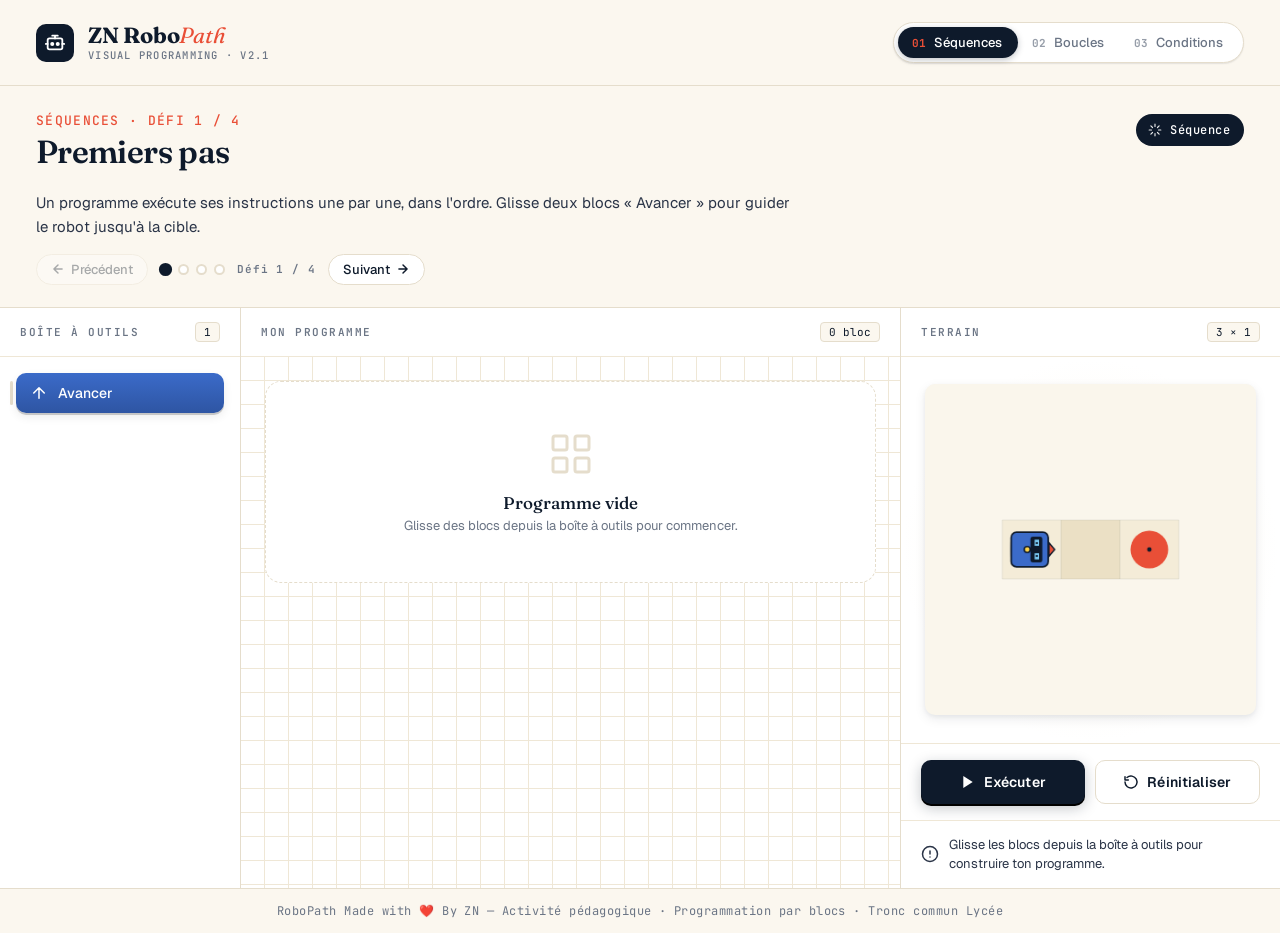
<file: S5-blockly-activity/index.html>
<!DOCTYPE html>
<html lang="fr">
<head>
<meta charset="UTF-8">
<meta name="viewport" content="width=device-width, initial-scale=1.0">
<title>RoboPath — Visual Programming Activity</title>
<link rel="preconnect" href="https://fonts.googleapis.com">
<link rel="preconnect" href="https://fonts.gstatic.com" crossorigin>
<link href="https://fonts.googleapis.com/css2?family=Fraunces:opsz,wght@9..144,400;9..144,500;9..144,700;9..144,900&family=Geist:wght@300;400;500;600;700&family=JetBrains+Mono:wght@400;500;700&display=swap" rel="stylesheet">
<link rel="stylesheet" href="css/style.css">
</head>
<body>

<!-- ===== TOP BAR ===== -->
<header class="topbar">
  <div class="brand">
    <div class="brand-mark">
      <svg width="22" height="22" viewBox="0 0 24 24" fill="none" stroke="currentColor" stroke-width="2" stroke-linecap="round" stroke-linejoin="round">
        <rect x="4" y="7" width="16" height="12" rx="2"/>
        <path d="M12 7V4M9 4h6"/>
        <circle cx="9" cy="13" r="1.2" fill="currentColor"/>
        <circle cx="15" cy="13" r="1.2" fill="currentColor"/>
        <path d="M2 13h2M20 13h2"/>
      </svg>
    </div>
    <div class="brand-text">
      <div class="name">ZN Robo<em>Path</em></div>
      <div class="tag">Visual Programming · v2.1</div>
    </div>
  </div>

  <nav class="level-stepper" id="stepper">
    <button class="step active" data-level="0"><span class="num">01</span>Séquences</button>
    <button class="step"        data-level="1"><span class="num">02</span>Boucles</button>
    <button class="step"        data-level="2"><span class="num">03</span>Conditions</button>
  </nav>
</header>

<!-- ===== BRIEFING ===== -->
<section class="briefing">
  <div class="briefing-inner">
    <div class="briefing-left">
      <h1>
        <span class="level-num" id="level-num">Séquences · Défi 1/3</span>
        <span id="level-title">Premiers pas</span>
      </h1>
      <p id="level-instruction">…</p>

      <!-- Challenge navigation -->
      <div class="challenge-nav" id="challenge-nav">
        <button class="cnav-btn" id="prev-btn" title="Défi précédent">
          <svg viewBox="0 0 24 24" fill="none" stroke="currentColor" stroke-width="2.5" stroke-linecap="round" stroke-linejoin="round" width="14" height="14"><path d="M19 12H5M12 5l-7 7 7 7"/></svg>
          Précédent
        </button>
        <div class="challenge-dots" id="challenge-dots"></div>
        <span class="challenge-label" id="challenge-label">Défi 1 / 3</span>
        <button class="cnav-btn" id="next-btn" title="Défi suivant">
          Suivant
          <svg viewBox="0 0 24 24" fill="none" stroke="currentColor" stroke-width="2.5" stroke-linecap="round" stroke-linejoin="round" width="14" height="14"><path d="M5 12h14M12 5l7 7-7 7"/></svg>
        </button>
      </div>
    </div>

    <div class="concept-tag" id="concept-tag">
      <svg viewBox="0 0 24 24" fill="none" stroke="currentColor" stroke-width="2" stroke-linecap="round" stroke-linejoin="round">
        <path d="M12 2v4M12 18v4M4.93 4.93l2.83 2.83M16.24 16.24l2.83 2.83M2 12h4M18 12h4M4.93 19.07l2.83-2.83M16.24 7.76l2.83-2.83"/>
      </svg>
      <span id="concept-text">Concept</span>
    </div>
  </div>
</section>

<!-- ===== WORKSPACE GRID ===== -->
<main class="workspace-grid">

  <!-- TOOLBOX -->
  <aside class="col toolbox-col">
    <div class="col-header">
      <h3>Boîte à outils</h3>
      <span class="badge" id="toolbox-count">0</span>
    </div>
    <div class="toolbox-list" id="toolbox"></div>
  </aside>

  <!-- WORKSPACE / PROGRAM -->
  <section class="col workspace-col">
    <div class="col-header">
      <h3>Mon programme</h3>
      <span class="badge" id="block-count">0 bloc</span>
    </div>
    <div class="workspace" id="workspace">
      <div class="workspace-list" id="workspace-list"></div>
    </div>
  </section>

  <!-- GAME / TERRAIN -->
  <section class="col game-col">
    <div class="col-header">
      <h3>Terrain</h3>
      <span class="badge" id="grid-size">5 × 5</span>
    </div>
    <div class="game-frame">
      <canvas id="game" width="360" height="360"></canvas>
    </div>
    <div class="controls">
      <button class="btn btn-primary" id="run-btn">
        <svg viewBox="0 0 24 24" fill="currentColor"><path d="M5 3l14 9-14 9V3z"/></svg>
        Exécuter
      </button>
      <button class="btn btn-secondary" id="reset-btn">
        <svg viewBox="0 0 24 24" fill="none" stroke="currentColor" stroke-linecap="round" stroke-linejoin="round">
          <path d="M3 12a9 9 0 1 0 3-6.7"/>
          <path d="M3 4v5h5"/>
        </svg>
        Réinitialiser
      </button>
    </div>
    <div class="status-bar info" id="status">
      <svg viewBox="0 0 24 24" fill="none" stroke="currentColor" stroke-linecap="round" stroke-linejoin="round" stroke-width="2">
        <circle cx="12" cy="12" r="10"/>
        <path d="M12 8v4M12 16h.01"/>
      </svg>
      <span>Glisse les blocs depuis la boîte à outils pour construire ton programme.</span>
    </div>
  </section>
</main>

<footer>RoboPath Made with ❤️ By ZN — Activité pédagogique · Programmation par blocs · Tronc commun Lycée</footer>

<!-- ===== MODAL ===== -->
<div class="modal-backdrop" id="modal">
  <div class="modal">
    <div class="modal-icon">
      <svg viewBox="0 0 24 24" fill="none" stroke="currentColor" stroke-linecap="round" stroke-linejoin="round">
        <path d="M5 13l4 4L19 7"/>
      </svg>
    </div>
    <h2 id="modal-title">Niveau réussi</h2>
    <p id="modal-text">Tu maîtrises ce concept. Prêt pour le suivant ?</p>
    <button class="modal-button" id="modal-next">Continuer</button>
  </div>
</div>

<!-- ===== INLINE SVG ICON LIBRARY ===== -->
<svg width="0" height="0" style="position:absolute" aria-hidden="true">
  <defs>
    <symbol id="i-arrow-up" viewBox="0 0 24 24">
      <path d="M12 19V5M5 12l7-7 7 7"/>
    </symbol>
    <symbol id="i-rotate-cw" viewBox="0 0 24 24">
      <path d="M21 12a9 9 0 1 1-3-6.7"/>
      <path d="M21 4v5h-5"/>
    </symbol>
    <symbol id="i-rotate-ccw" viewBox="0 0 24 24">
      <path d="M3 12a9 9 0 1 0 3-6.7"/>
      <path d="M3 4v5h5"/>
    </symbol>
    <symbol id="i-repeat" viewBox="0 0 24 24">
      <path d="M17 1l4 4-4 4"/>
      <path d="M3 11V9a4 4 0 0 1 4-4h14"/>
      <path d="M7 23l-4-4 4-4"/>
      <path d="M21 13v2a4 4 0 0 1-4 4H3"/>
    </symbol>
    <symbol id="i-branch" viewBox="0 0 24 24">
      <path d="M6 3v12"/>
      <circle cx="6" cy="18" r="3"/>
      <circle cx="18" cy="6" r="3"/>
      <path d="M18 9v3a6 6 0 0 1-6 6h-3"/>
    </symbol>
    <symbol id="i-corner-down-right" viewBox="0 0 24 24">
      <path d="M15 10l5 5-5 5"/>
      <path d="M4 4v7a4 4 0 0 0 4 4h12"/>
    </symbol>
    <symbol id="i-x" viewBox="0 0 24 24">
      <path d="M18 6L6 18M6 6l12 12"/>
    </symbol>
    <symbol id="i-blocks" viewBox="0 0 24 24">
      <rect x="3" y="3" width="7" height="7" rx="1"/>
      <rect x="14" y="3" width="7" height="7" rx="1"/>
      <rect x="3" y="14" width="7" height="7" rx="1"/>
      <rect x="14" y="14" width="7" height="7" rx="1"/>
    </symbol>
  </defs>
</svg>

<!-- Scripts: load order matters (dependencies first) -->
<script src="js/config.js"></script>
<script src="js/tree.js"></script>
<script src="js/render.js"></script>
<script src="js/drag.js"></script>
<script src="js/game.js"></script>
<script src="js/main.js"></script>

</body>
</html>
</file>
<file: S5-blockly-activity/css/style.css>
/* ============================================================
   RoboPath — design tokens
   ============================================================ */
:root {
  --bg:          #F4EFE6;
  --surface:     #FFFFFF;
  --surface-2:   #FBF7EF;
  --ink:         #0E1A2B;
  --ink-2:       #2A3447;
  --muted:       #6B7585;
  --line:        #E5DDCC;
  --line-2:      #EFE7D6;

  --accent:      #E94F37;
  --accent-deep: #C8341E;
  --accent-soft: #FCE4DE;

  --c-move:      #3B6BC9;
  --c-move-d:    #2E55A3;
  --c-turn-r:    #7C4DD8;
  --c-turn-r-d:  #6238B5;
  --c-turn-l:    #9B5BD6;
  --c-turn-l-d:  #7D44B5;
  --c-repeat:    #E08C2A;
  --c-repeat-d:  #B86F18;
  --c-if:        #2BA66B;
  --c-if-d:      #1F8455;

  --shadow-sm:    0 1px 2px rgba(14,26,43,.06), 0 1px 1px rgba(14,26,43,.04);
  --shadow-md:    0 4px 12px rgba(14,26,43,.08), 0 2px 4px rgba(14,26,43,.05);
  --shadow-lg:    0 16px 40px rgba(14,26,43,.14), 0 4px 12px rgba(14,26,43,.08);
  --shadow-block: 0 2px 0 rgba(0,0,0,.18), 0 4px 10px rgba(0,0,0,.08);

  --radius-sm: 6px;
  --radius:    10px;
  --radius-lg: 16px;

  --ease: cubic-bezier(.32,.72,0,1);
}

* { box-sizing: border-box; margin: 0; padding: 0; }
html, body { height: 100%; }

body {
  font-family: 'Geist', system-ui, -apple-system, sans-serif;
  font-size: 15px;
  color: var(--ink);
  background: var(--bg);
  -webkit-font-smoothing: antialiased;
  text-rendering: optimizeLegibility;
  min-height: 100vh;
  display: flex;
  flex-direction: column;
}

body::before {
  content: '';
  position: fixed; inset: 0;
  background-image:
    radial-gradient(circle at 25% 20%, rgba(233,79,55,.04) 0, transparent 50%),
    radial-gradient(circle at 75% 80%, rgba(59,107,201,.04) 0, transparent 50%);
  pointer-events: none;
  z-index: 0;
}

/* ============================================================
   Top bar
   ============================================================ */
.topbar {
  display: flex;
  align-items: center;
  justify-content: space-between;
  padding: 22px 36px;
  border-bottom: 1px solid var(--line);
  background: var(--surface-2);
  position: relative;
  z-index: 2;
}

.brand { display: flex; align-items: center; gap: 14px; }

.brand-mark {
  width: 38px; height: 38px;
  border-radius: 10px;
  background: var(--ink);
  display: grid; place-items: center;
  color: var(--surface);
}

.brand-text { display: flex; flex-direction: column; line-height: 1; }
.brand-text .name {
  font-family: 'Fraunces', serif;
  font-weight: 700; font-size: 22px; letter-spacing: -.01em;
}
.brand-text .name em { font-style: italic; font-weight: 400; color: var(--accent); }
.brand-text .tag {
  font-family: 'JetBrains Mono', monospace;
  font-size: 10.5px; font-weight: 500;
  letter-spacing: .12em; text-transform: uppercase;
  color: var(--muted); margin-top: 4px;
}

.level-stepper {
  display: flex;
  background: var(--surface);
  border: 1px solid var(--line);
  border-radius: 100px;
  padding: 4px;
  box-shadow: var(--shadow-sm);
}

.step {
  border: 0; background: transparent;
  padding: 7px 16px 7px 14px; border-radius: 100px;
  cursor: pointer; font-family: inherit; font-weight: 500; font-size: 13px;
  color: var(--muted);
  display: flex; align-items: center; gap: 8px;
  transition: all .25s var(--ease);
}
.step .num {
  font-family: 'JetBrains Mono', monospace;
  font-size: 11px; font-weight: 700; color: inherit; opacity: .7;
}
.step:hover { color: var(--ink); }
.step.active {
  background: var(--ink); color: var(--surface);
  box-shadow: 0 2px 6px rgba(14,26,43,.25);
}
.step.active .num { color: var(--accent); opacity: 1; }
.step.complete::after {
  content: ''; width: 6px; height: 6px;
  border-radius: 50%; background: var(--c-if);
}

/* ============================================================
   Briefing strip
   ============================================================ */
.briefing {
  padding: 28px 36px 22px;
  background: var(--surface-2);
  border-bottom: 1px solid var(--line);
  position: relative; z-index: 1;
}
.briefing-inner {
  display: grid; grid-template-columns: 1fr auto;
  gap: 36px; align-items: start;
}
.briefing h1 {
  font-family: 'Fraunces', serif; font-weight: 600;
  font-size: 32px; letter-spacing: -.02em; line-height: 1.1;
  color: var(--ink); margin-bottom: 10px;
}
.briefing h1 .level-num {
  font-family: 'JetBrains Mono', monospace;
  font-size: 13px; font-weight: 500; color: var(--accent);
  letter-spacing: .1em; display: block; margin-bottom: 6px;
  text-transform: uppercase;
}
.briefing p { color: var(--ink-2); max-width: 760px; line-height: 1.55; font-size: 15px; }

/* ── Challenge navigation strip ─────────────────────────────────────────── */
.briefing-left { display: flex; flex-direction: column; gap: 12px; }

.challenge-nav {
  display: flex;
  align-items: center;
  gap: 12px;
  flex-wrap: wrap;
  margin-top: 4px;
}

.cnav-btn {
  display: inline-flex; align-items: center; gap: 6px;
  padding: 6px 14px; border-radius: 100px;
  border: 1px solid var(--line); background: var(--surface);
  color: var(--ink); font-family: inherit;
  font-size: 13px; font-weight: 500; cursor: pointer;
  transition: all .18s var(--ease);
}
.cnav-btn:hover:not(:disabled) { background: var(--surface-2); border-color: var(--ink-2); }
.cnav-btn:disabled { opacity: .35; cursor: not-allowed; }

.challenge-dots {
  display: flex; align-items: center; gap: 7px;
}

.cdot {
  width: 11px; height: 11px; border-radius: 50%;
  border: 2px solid var(--line);
  background: var(--surface);
  padding: 0; cursor: pointer;
  transition: all .2s var(--ease);
}
.cdot:hover         { border-color: var(--accent); transform: scale(1.2); }
.cdot.active        { border-color: var(--ink); background: var(--ink); transform: scale(1.2); }
.cdot.done          { border-color: var(--c-if); background: var(--c-if); }
.cdot.done.active   { border-color: var(--ink); background: var(--ink); outline: 3px solid var(--c-if); outline-offset: 2px; }

.challenge-label {
  font-family: 'JetBrains Mono', monospace;
  font-size: 11px; font-weight: 600;
  letter-spacing: .08em; color: var(--muted);
  white-space: nowrap;
}

.concept-tag {
  display: inline-flex; align-items: center; gap: 8px;
  background: var(--ink); color: var(--surface);
  padding: 8px 14px 8px 12px; border-radius: 100px;
  font-size: 12px; font-weight: 500;
  font-family: 'JetBrains Mono', monospace; letter-spacing: .04em;
  white-space: nowrap;
}
.concept-tag svg { width: 14px; height: 14px; opacity: .9; }

/* ============================================================
   Workspace grid (3 columns)
   ============================================================ */
.workspace-grid {
  display: grid;
  grid-template-columns: 240px 1fr 380px;
  gap: 0; flex: 1; min-height: 580px;
  position: relative; z-index: 1;
}
@media (max-width: 1080px) { .workspace-grid { grid-template-columns: 200px 1fr 320px; } }
@media (max-width: 880px)  { .workspace-grid { grid-template-columns: 1fr; min-height: auto; } }

.col { background: var(--surface); display: flex; flex-direction: column; }
.col + .col { border-left: 1px solid var(--line); }

.col-header {
  display: flex; align-items: center; justify-content: space-between;
  padding: 14px 20px; border-bottom: 1px solid var(--line-2);
  background: var(--surface);
}
.col-header h3 {
  font-family: 'JetBrains Mono', monospace;
  font-size: 11px; font-weight: 600; letter-spacing: .14em;
  text-transform: uppercase; color: var(--muted);
}
.col-header .badge {
  font-family: 'JetBrains Mono', monospace; font-size: 11px;
  color: var(--ink); background: var(--surface-2);
  padding: 2px 8px; border-radius: 4px; border: 1px solid var(--line);
}

/* ============================================================
   Toolbox
   ============================================================ */
.toolbox-list {
  padding: 16px; display: flex; flex-direction: column;
  gap: 10px; overflow-y: auto;
}

/* ============================================================
   Block
   ============================================================ */
.block {
  --bg-1: var(--c-move);
  --bg-2: var(--c-move-d);
  position: relative;
  background: linear-gradient(180deg, var(--bg-1), var(--bg-2));
  color: white;
  padding: 11px 14px; border-radius: var(--radius);
  font-size: 14px; font-weight: 500;
  display: flex; align-items: center; gap: 10px;
  box-shadow: var(--shadow-block);
  user-select: none; line-height: 1.2;
  transition: transform .18s var(--ease), box-shadow .18s var(--ease);
}
.block.k-move   { --bg-1: var(--c-move);   --bg-2: var(--c-move-d);  }
.block.k-turnR  { --bg-1: var(--c-turn-r); --bg-2: var(--c-turn-r-d); }
.block.k-turnL  { --bg-1: var(--c-turn-l); --bg-2: var(--c-turn-l-d); }
.block.k-repeat { --bg-1: var(--c-repeat); --bg-2: var(--c-repeat-d); }
.block.k-ifFree { --bg-1: var(--c-if);     --bg-2: var(--c-if-d);    }

.block svg.icon {
  width: 18px; height: 18px; flex-shrink: 0;
  stroke: white; stroke-width: 2;
  stroke-linecap: round; stroke-linejoin: round; fill: none;
}
.block .label { flex: 1; }

/* toolbox drag affordance */
.tool-block { cursor: grab; position: relative; }
.tool-block::before {
  content: ''; position: absolute;
  left: -6px; top: 50%; transform: translateY(-50%);
  width: 3px; height: 24px;
  background: var(--line); border-radius: 2px;
  transition: all .2s var(--ease);
}
.tool-block:hover .block { transform: translateX(3px); box-shadow: 0 3px 0 rgba(0,0,0,.18), 0 6px 14px rgba(0,0,0,.12); }
.tool-block:hover::before { background: var(--accent); height: 32px; }
.tool-block:active { cursor: grabbing; }
.tool-block.dragging .block { opacity: .35; transform: scale(.96); }

/* repeat count input */
.count-input {
  width: 38px; padding: 3px 4px; border: none; border-radius: 5px;
  background: rgba(255,255,255,.95); color: var(--ink);
  font-family: 'JetBrains Mono', monospace; font-weight: 600;
  text-align: center; font-size: 13px; margin: 0 2px;
}
.count-input:focus { outline: 2px solid white; outline-offset: 1px; }

/* delete button */
.block .del {
  width: 22px; height: 22px; border: 0;
  background: rgba(255,255,255,.18); color: white;
  border-radius: 50%; cursor: pointer;
  display: grid; place-items: center;
  margin-left: auto;
  transition: all .15s var(--ease);
  opacity: 0;
}
.ws-block-wrap:hover > .ws-block > .block-head .del { opacity: 1; }
.block .del:hover { background: rgba(255,255,255,.35); transform: rotate(90deg); }
.block .del svg { width: 11px; height: 11px; }

/* container block body */
.block-body {
  background: rgba(0,0,0,.18);
  margin-top: -2px;
  border-radius: 0 0 var(--radius) var(--radius);
  padding: 8px 8px 10px 22px;
  min-height: 40px;
  border-left: 5px solid rgba(255,255,255,.3);
  position: relative;
}
.block-body.empty {
  display: flex; align-items: center; justify-content: center;
  color: rgba(255,255,255,.6); font-size: 12px;
  font-family: 'JetBrains Mono', monospace; letter-spacing: .05em;
  border: 1.5px dashed rgba(255,255,255,.25);
  border-left-width: 5px; padding: 14px;
  transition: all .2s var(--ease);
  min-height: 48px;
}
.block-body.empty.drag-over {
  background: rgba(255,255,255,.18);
  border-color: rgba(255,255,255,.7);
  color: rgba(255,255,255,.9);
}
.block-body.drag-over { background: rgba(255,255,255,.1); }

/* else header */
.block-else-head {
  background: linear-gradient(180deg, var(--bg-1), var(--bg-2));
  padding: 7px 14px 7px 22px; color: white;
  font-size: 13px; font-weight: 500;
  display: flex; align-items: center; gap: 8px;
  box-shadow: inset 0 1px 0 rgba(255,255,255,.15);
}
.block-else-head svg { width: 14px; height: 14px; stroke: white; stroke-width: 2; fill: none; stroke-linecap: round; stroke-linejoin: round; }

/* container wrap */
.ws-block { display: flex; flex-direction: column; }
.ws-block .block-head { border-radius: var(--radius) var(--radius) 0 0; }
.ws-block.no-body .block-head { border-radius: var(--radius); }

/* ============================================================
   Workspace (program area)
   ============================================================ */
.workspace {
  flex: 1; padding: 24px; overflow-y: auto;
  background: var(--surface);
  background-image:
    linear-gradient(var(--line-2) 1px, transparent 1px),
    linear-gradient(90deg, var(--line-2) 1px, transparent 1px);
  background-size: 24px 24px;
  background-position: -1px -1px;
  position: relative;
  transition: background-color .2s var(--ease);
}
.workspace.drag-over { background-color: var(--accent-soft); }

.workspace-list {
  display: flex; flex-direction: column; gap: 8px; position: relative;
  /* ensure minimum height so you can always drop into an empty list */
  min-height: 80px;
}

.ws-block-wrap {
  position: relative;
  transition: transform .25s var(--ease), opacity .2s;
}
.ws-block-wrap.dragging { opacity: .35; }
.ws-block-wrap.appearing { animation: blockAppear .35s var(--ease); }
@keyframes blockAppear {
  0%   { opacity: 0; transform: translateY(-8px) scale(.96); }
  100% { opacity: 1; transform: translateY(0) scale(1); }
}

.empty-state {
  display: flex; flex-direction: column;
  align-items: center; justify-content: center;
  padding: 48px 24px; text-align: center;
  border: 1.5px dashed var(--line); border-radius: var(--radius-lg);
  color: var(--muted); background: var(--surface);
}
.empty-state svg { width: 48px; height: 48px; margin-bottom: 14px; color: var(--line); }
.empty-state h4 {
  font-family: 'Fraunces', serif; font-weight: 500; font-size: 17px;
  color: var(--ink); margin-bottom: 4px;
}
.empty-state p { font-size: 13px; }

/* drop indicator (insertion line) */
.drop-indicator {
  position: absolute; left: 0; right: 0; height: 3px;
  background: var(--accent); border-radius: 2px;
  pointer-events: none;
  box-shadow: 0 0 0 3px rgba(233,79,55,.2);
  z-index: 10;
}
.drop-indicator::before,
.drop-indicator::after {
  content: ''; position: absolute; top: 50%;
  width: 8px; height: 8px;
  background: var(--accent); border-radius: 50%;
  transform: translateY(-50%);
}
.drop-indicator::before { left: -4px; }
.drop-indicator::after  { right: -4px; }

/* ============================================================
   Drag ghost
   ============================================================ */
.drag-ghost {
  position: fixed;
  pointer-events: none; /* essential: lets elementFromPoint see through */
  z-index: 1000;
  transform-origin: 0 0;
  opacity: .92;
  transform: rotate(-1.5deg) scale(1.04);
  box-shadow: 0 20px 48px rgba(14,26,43,.28);
  transition: transform .1s var(--ease);
}

/* ============================================================
   Game column
   ============================================================ */
.game-col { background: var(--surface); }
.game-frame {
  flex: 1; padding: 24px;
  display: flex; align-items: center; justify-content: center;
  background: radial-gradient(ellipse at center, var(--surface-2), var(--surface) 70%);
}
.game-frame canvas {
  display: block; border-radius: var(--radius); box-shadow: var(--shadow-md);
  background: #FAF6EC; max-width: 100%; height: auto;
}

.controls {
  padding: 16px 20px; display: flex; gap: 10px;
  border-top: 1px solid var(--line-2);
}

.btn {
  flex: 1; padding: 12px 14px; border: 0; border-radius: var(--radius);
  font-family: inherit; font-size: 14px; font-weight: 600;
  cursor: pointer; display: flex; align-items: center; justify-content: center;
  gap: 8px; transition: all .18s var(--ease); letter-spacing: .01em;
}
.btn svg { width: 16px; height: 16px; stroke-width: 2.2; }
.btn-primary {
  background: var(--ink); color: var(--surface);
  box-shadow: 0 2px 0 #000, 0 4px 14px rgba(14,26,43,.25);
}
.btn-primary:hover { background: var(--accent); box-shadow: 0 2px 0 var(--accent-deep), 0 6px 18px rgba(233,79,55,.35); }
.btn-primary:active { transform: translateY(2px); box-shadow: 0 0 0 #000; }
.btn-secondary {
  background: var(--surface); color: var(--ink);
  border: 1px solid var(--line);
}
.btn-secondary:hover { background: var(--surface-2); border-color: var(--ink-2); }
.btn:disabled { opacity: .45; cursor: not-allowed; }

.status-bar {
  padding: 14px 20px; border-top: 1px solid var(--line-2);
  font-size: 13px; line-height: 1.5;
  display: flex; align-items: center; gap: 10px;
  min-height: 56px; transition: all .25s var(--ease);
  background: var(--surface);
}
.status-bar svg { width: 18px; height: 18px; flex-shrink: 0; }
.status-bar.info    { color: var(--ink-2); }
.status-bar.success { background: #ECFDF5; color: #065F46; border-color: #A7F3D0; }
.status-bar.fail    { background: #FEF2F2; color: #991B1B; border-color: #FECACA; }
.status-bar.running { background: var(--accent-soft); color: var(--accent-deep); }
.status-bar.running svg { animation: spin 1s linear infinite; }
@keyframes spin { to { transform: rotate(360deg); } }

/* ============================================================
   Modal
   ============================================================ */
.modal-backdrop {
  position: fixed; inset: 0;
  background: rgba(14,26,43,.55);
  display: none; align-items: center; justify-content: center;
  z-index: 200;
  backdrop-filter: blur(6px);
  -webkit-backdrop-filter: blur(6px);
}
.modal-backdrop.show { display: flex; animation: fadeIn .25s; }
@keyframes fadeIn { from { opacity: 0; } to { opacity: 1; } }

.modal {
  background: var(--surface); border-radius: var(--radius-lg);
  padding: 36px 40px 30px; text-align: center;
  max-width: 420px; width: 90%;
  box-shadow: var(--shadow-lg);
  animation: modalIn .4s var(--ease);
}
@keyframes modalIn {
  from { transform: scale(.85) translateY(20px); opacity: 0; }
  to   { transform: scale(1) translateY(0); opacity: 1; }
}
.modal-icon {
  width: 72px; height: 72px; border-radius: 50%;
  background: var(--c-if); color: white;
  display: grid; place-items: center;
  margin: 0 auto 18px;
  box-shadow: 0 8px 24px rgba(43,166,107,.4);
}
.modal-icon svg { width: 36px; height: 36px; stroke-width: 3; }
.modal h2 {
  font-family: 'Fraunces', serif; font-size: 26px; font-weight: 600;
  color: var(--ink); margin-bottom: 8px; letter-spacing: -.01em;
}
.modal p { color: var(--muted); margin-bottom: 22px; line-height: 1.5; }
.modal-button {
  background: var(--ink); color: white; border: 0;
  padding: 12px 24px; border-radius: var(--radius);
  font-family: inherit; font-weight: 600; font-size: 14px;
  cursor: pointer; display: inline-flex; align-items: center; gap: 8px;
  transition: all .18s var(--ease);
}
.modal-button:hover { background: var(--accent); }

/* ============================================================
   Footer + scrollbar
   ============================================================ */
footer {
  padding: 14px 36px; border-top: 1px solid var(--line);
  background: var(--surface-2); color: var(--muted);
  font-size: 12px; font-family: 'JetBrains Mono', monospace;
  letter-spacing: .04em; text-align: center;
  position: relative; z-index: 2;
}

::-webkit-scrollbar { width: 8px; height: 8px; }
::-webkit-scrollbar-track { background: transparent; }
::-webkit-scrollbar-thumb { background: var(--line); border-radius: 4px; }
::-webkit-scrollbar-thumb:hover { background: var(--muted); }
</file>
